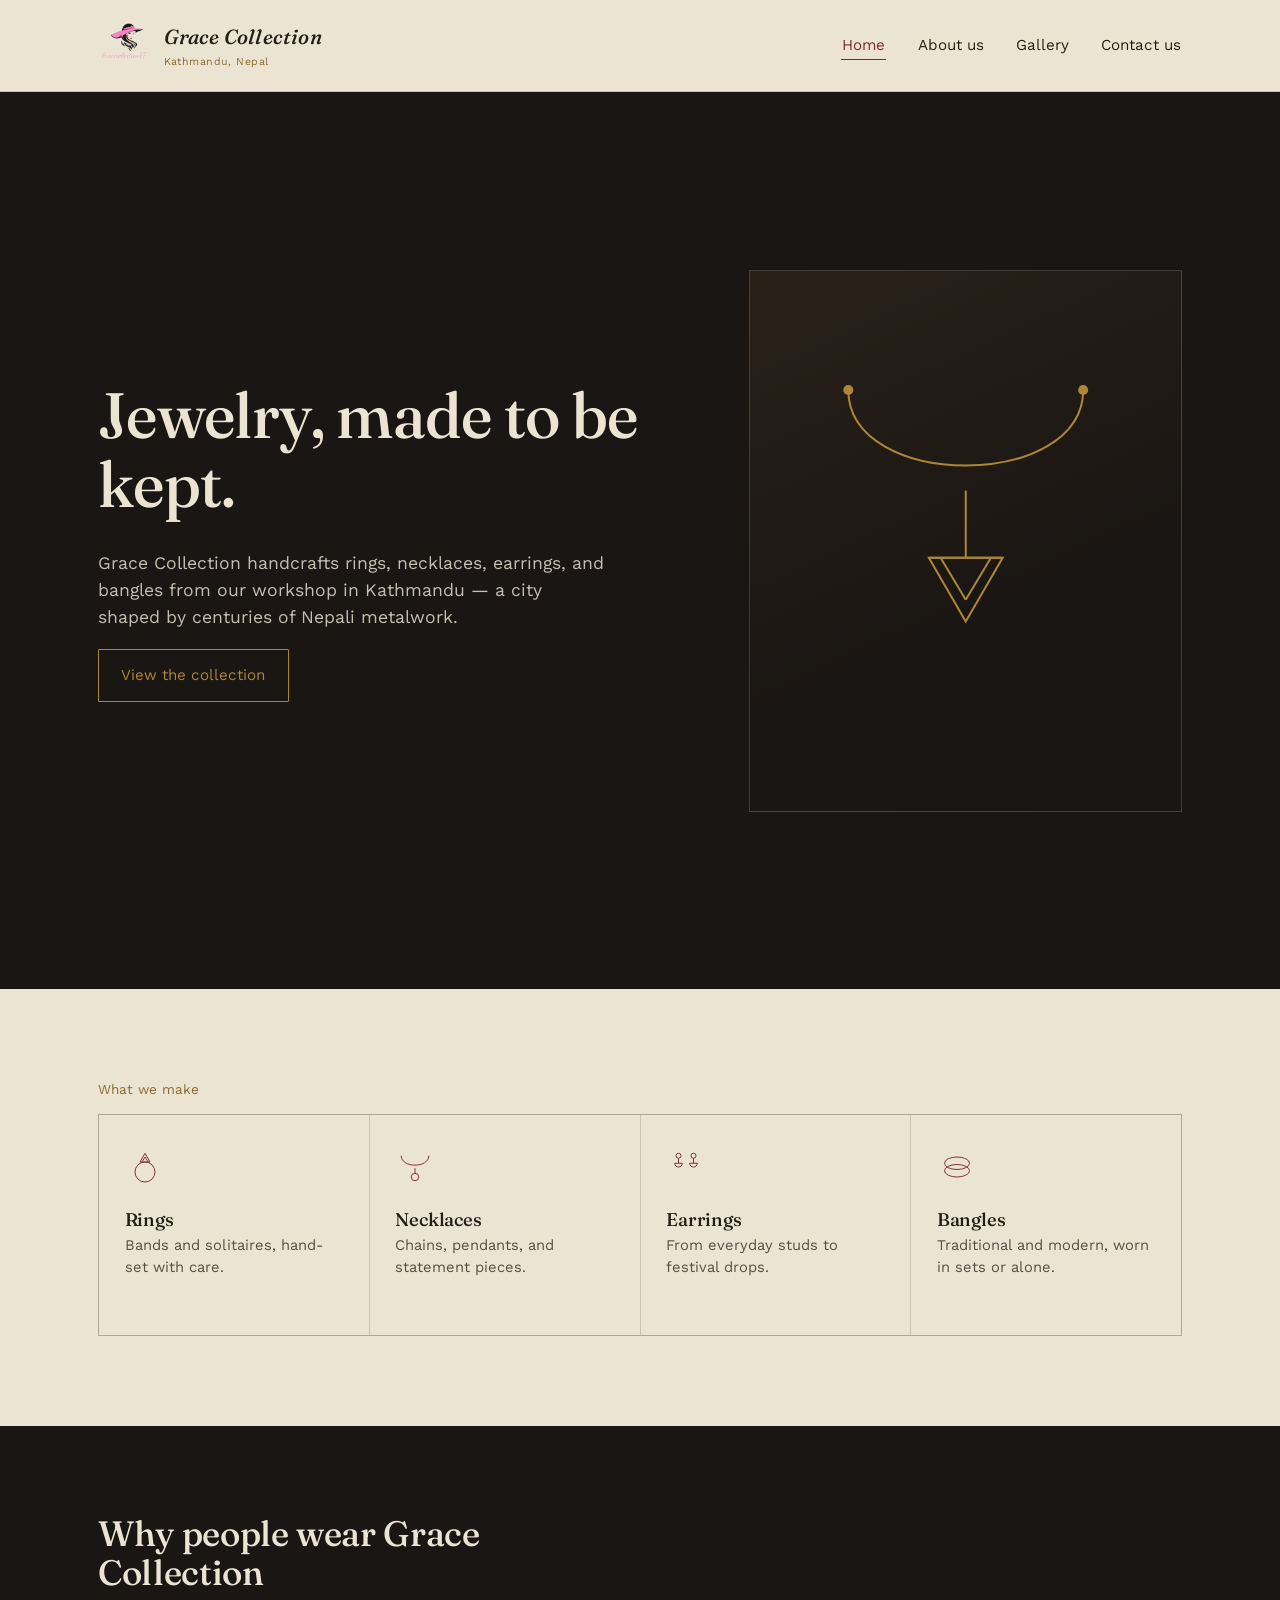
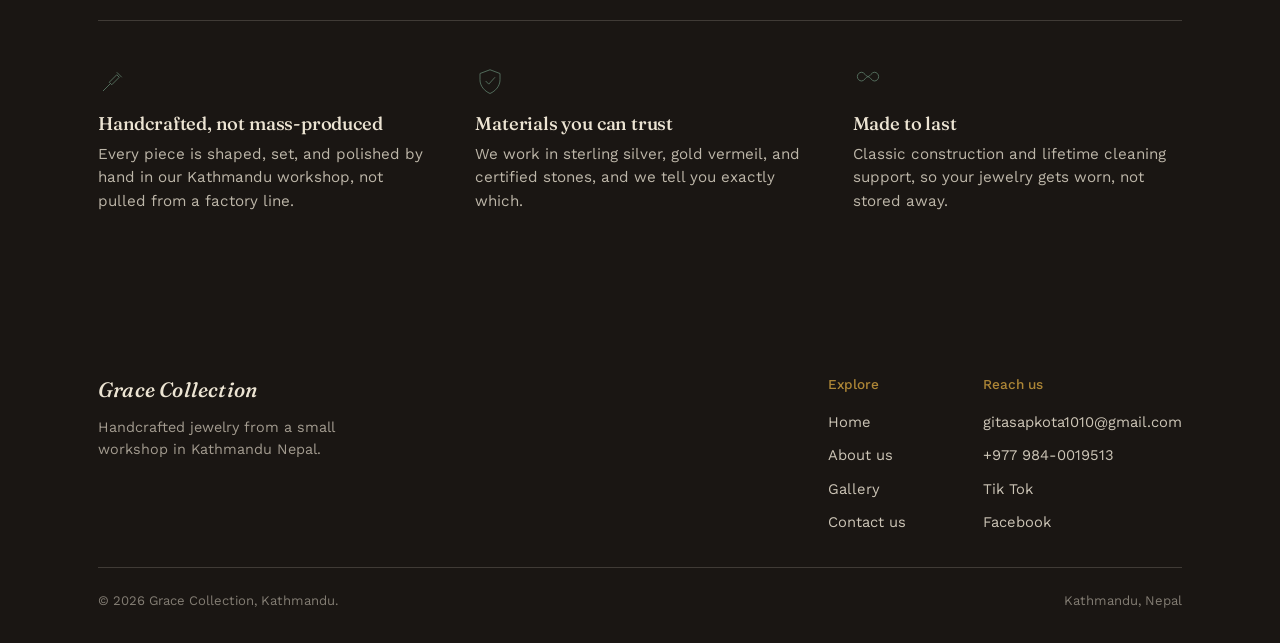
<file: src/index.html>
<!DOCTYPE html>
<html lang="en">
<head>
<meta charset="UTF-8">
<meta name="viewport" content="width=device-width, initial-scale=1.0">
<title>Grace Collection — Fine jewelry from Kathmandu Nepal</title>
<meta name="description" content="Grace Collection is a jewelry workshop in Kathmandu, Nepal, handcrafting rings, necklaces, earrings, bangles, and more!">
<link rel="preconnect" href="https://fonts.googleapis.com">
<link rel="preconnect" href="https://fonts.gstatic.com" crossorigin>
<link href="https://fonts.googleapis.com/css2?family=Fraunces:ital,opsz,wght@0,9..144,300;0,9..144,500;0,9..144,600;1,9..144,400;1,9..144,500&family=Work+Sans:wght@400;500;600&display=swap" rel="stylesheet">
<link rel="stylesheet" href="styles.css">
</head>
<body>

<header class="site-header">
  <div class="container">
    <a class="brand" href="index.html">
        <img class="brand-mark" src="images/Grace%20Collection%20Logo%20Transparent.png" alt="Grace Collection logo">
      <span>
        <span class="brand-name">Grace Collection</span>
        <span class="brand-place">Kathmandu, Nepal</span>
      </span>
    </a>
    <button class="nav-toggle" aria-label="Toggle menu" aria-expanded="false">
      <svg viewBox="0 0 24 24" fill="none" stroke="currentColor" stroke-width="1.6" stroke-linecap="round" aria-hidden="true">
        <line x1="3" y1="6" x2="21" y2="6"/><line x1="3" y1="12" x2="21" y2="12"/><line x1="3" y1="18" x2="21" y2="18"/>
      </svg>
    </button>
    <nav class="site-nav" aria-label="Primary">
      <ul>
        <li><a href="index.html" aria-current="page">Home</a></li>
        <li><a href="about.html">About us</a></li>
        <li><a href="gallery.html">Gallery</a></li>
        <li><a href="contact.html">Contact us</a></li>
      </ul>
    </nav>
  </div>
</header>

<main>

  <section class="on-ink">
    <div class="container hero">
      <div>
        <h1>Jewelry, made to be kept.</h1>
        <p class="lede">Grace Collection handcrafts rings, necklaces, earrings, and bangles from our workshop in Kathmandu — a city shaped by centuries of Nepali metalwork.</p>
        <a class="btn" href="gallery.html">View the collection</a>
      </div>
      <div class="hero-art" aria-hidden="true">
        <svg viewBox="0 0 200 240" fill="none" stroke="currentColor" stroke-width="1.2">
          <path d="M30 30 C30 90 170 90 170 30"/>
          <path d="M100 90 L100 130"/>
          <path d="M78 130 L100 168 L122 130 Z"/>
          <path d="M85 130 L100 155"/>
          <path d="M115 130 L100 155"/>
          <path d="M78 130 L122 130"/>
          <circle cx="30" cy="30" r="3" fill="currentColor" stroke="none"/>
          <circle cx="170" cy="30" r="3" fill="currentColor" stroke="none"/>
        </svg>
      </div>
    </div>
  </section>

  <section class="on-paper">
    <div class="container">
      <p class="eyebrow-plain">What we make</p>
      <div class="category-grid">
        <a class="category-card" href="gallery.html">
          <svg viewBox="0 0 64 64" fill="none" stroke="currentColor" stroke-width="1.5" aria-hidden="true">
            <circle cx="32" cy="40" r="16"/>
            <path d="M24 24 L32 10 L40 24 Z"/>
            <path d="M27 24 L32 16 L37 24"/>
          </svg>
          <div>
            <h3>Rings</h3>
            <p>Bands and solitaires, hand-set with care.</p>
          </div>
        </a>
        <a class="category-card" href="gallery.html">
          <svg viewBox="0 0 64 64" fill="none" stroke="currentColor" stroke-width="1.5" aria-hidden="true">
            <path d="M10 14 C10 34 54 34 54 14"/>
            <path d="M32 34 L32 42"/>
            <circle cx="32" cy="48" r="6"/>
          </svg>
          <div>
            <h3>Necklaces</h3>
            <p>Chains, pendants, and statement pieces.</p>
          </div>
        </a>
        <a class="category-card" href="gallery.html">
          <svg viewBox="0 0 64 64" fill="none" stroke="currentColor" stroke-width="1.5" aria-hidden="true">
            <circle cx="20" cy="14" r="4"/>
            <path d="M20 18 L20 26"/>
            <path d="M14 26 C14 34 26 34 26 26 Z"/>
            <circle cx="44" cy="14" r="4"/>
            <path d="M44 18 L44 26"/>
            <path d="M38 26 C38 34 50 34 50 26 Z"/>
          </svg>
          <div>
            <h3>Earrings</h3>
            <p>From everyday studs to festival drops.</p>
          </div>
        </a>
        <a class="category-card" href="gallery.html">
          <svg viewBox="0 0 64 64" fill="none" stroke="currentColor" stroke-width="1.5" aria-hidden="true">
            <ellipse cx="32" cy="26" rx="20" ry="10"/>
            <ellipse cx="32" cy="38" rx="20" ry="10"/>
          </svg>
          <div>
            <h3>Bangles</h3>
            <p>Traditional and modern, worn in sets or alone.</p>
          </div>
        </a>
      </div>
    </div>
  </section>

  <section class="on-ink">
    <div class="container">
      <h2 style="font-size:clamp(1.6rem,3vw,2.2rem); max-width:24ch;">Why people wear Grace Collection</h2>
      <hr class="rule" style="margin: 1.8rem 0 2.8rem;">
      <div class="statement-row">
        <div class="statement">
          <svg viewBox="0 0 48 48" fill="none" stroke="currentColor" stroke-width="1.5" aria-hidden="true">
            <path d="M8 40 L20 28"/><path d="M18 26 L30 14 L34 18 L22 30 Z"/><path d="M30 10 L38 18"/>
          </svg>
          <h3>Handcrafted, not mass-produced</h3>
          <p>Every piece is shaped, set, and polished by hand in our Kathmandu workshop, not pulled from a factory line.</p>
        </div>
        <div class="statement">
          <svg viewBox="0 0 48 48" fill="none" stroke="currentColor" stroke-width="1.5" aria-hidden="true">
            <path d="M24 6 L40 12 L40 22 C40 32 33 40 24 44 C15 40 8 32 8 22 L8 12 Z"/>
            <path d="M17 24 L22 29 L32 18"/>
          </svg>
          <h3>Materials you can trust</h3>
          <p>We work in sterling silver, gold vermeil, and certified stones, and we tell you exactly which.</p>
        </div>
        <div class="statement">
          <svg viewBox="0 0 48 48" fill="none" stroke="currentColor" stroke-width="1.5" aria-hidden="true">
            <path d="M14 24c-4 0-7-3-7-7s3-7 7-7 7 7 10 7 6-7 10-7 7 3 7 7-3 7-7 7-7-7-10-7-6 7-10 7z"/>
          </svg>
          <h3>Made to last</h3>
          <p>Classic construction and lifetime cleaning support, so your jewelry gets worn, not stored away.</p>
        </div>
      </div>
    </div>
  </section>

</main>

<footer class="site-footer">
  <div class="container">
    <div class="footer-top">
      <div class="footer-brand">
        <span class="brand-name" style="font-family:var(--serif); font-style:italic;">Grace Collection</span>
        <p>Handcrafted jewelry from a small workshop in Kathmandu Nepal.</p>
      </div>
      <div class="footer-links">
        <div>
          <h4>Explore</h4>
          <ul>
            <li><a href="index.html">Home</a></li>
            <li><a href="about.html">About us</a></li>
            <li><a href="gallery.html">Gallery</a></li>
            <li><a href="contact.html">Contact us</a></li>
          </ul>
        </div>
        <div>
          <h4>Reach us</h4>
          <ul>
            <li><a href="mailto:gitasapkota1010@gmail.com">gitasapkota1010@gmail.com</a></li>
            <li><a href="tel:+9779840019513">+977 984-0019513</a></li>
            <li><a href="https://www.tiktok.com/@gracecollection77" target="_blank" rel="noopener">Tik Tok</a></li>
            <li><a href="https://www.facebook.com/profile.php?id=61557589477241" target="_blank" rel="noopener">Facebook</a></li>
          </ul>
        </div>
      </div>
    </div>
    <div class="footer-bottom">
      <span>© 2026 Grace Collection, Kathmandu.</span>
      <span>Kathmandu, Nepal</span>
    </div>
  </div>
</footer>

<script src="script.js"></script>
</body>
</html>
</file>
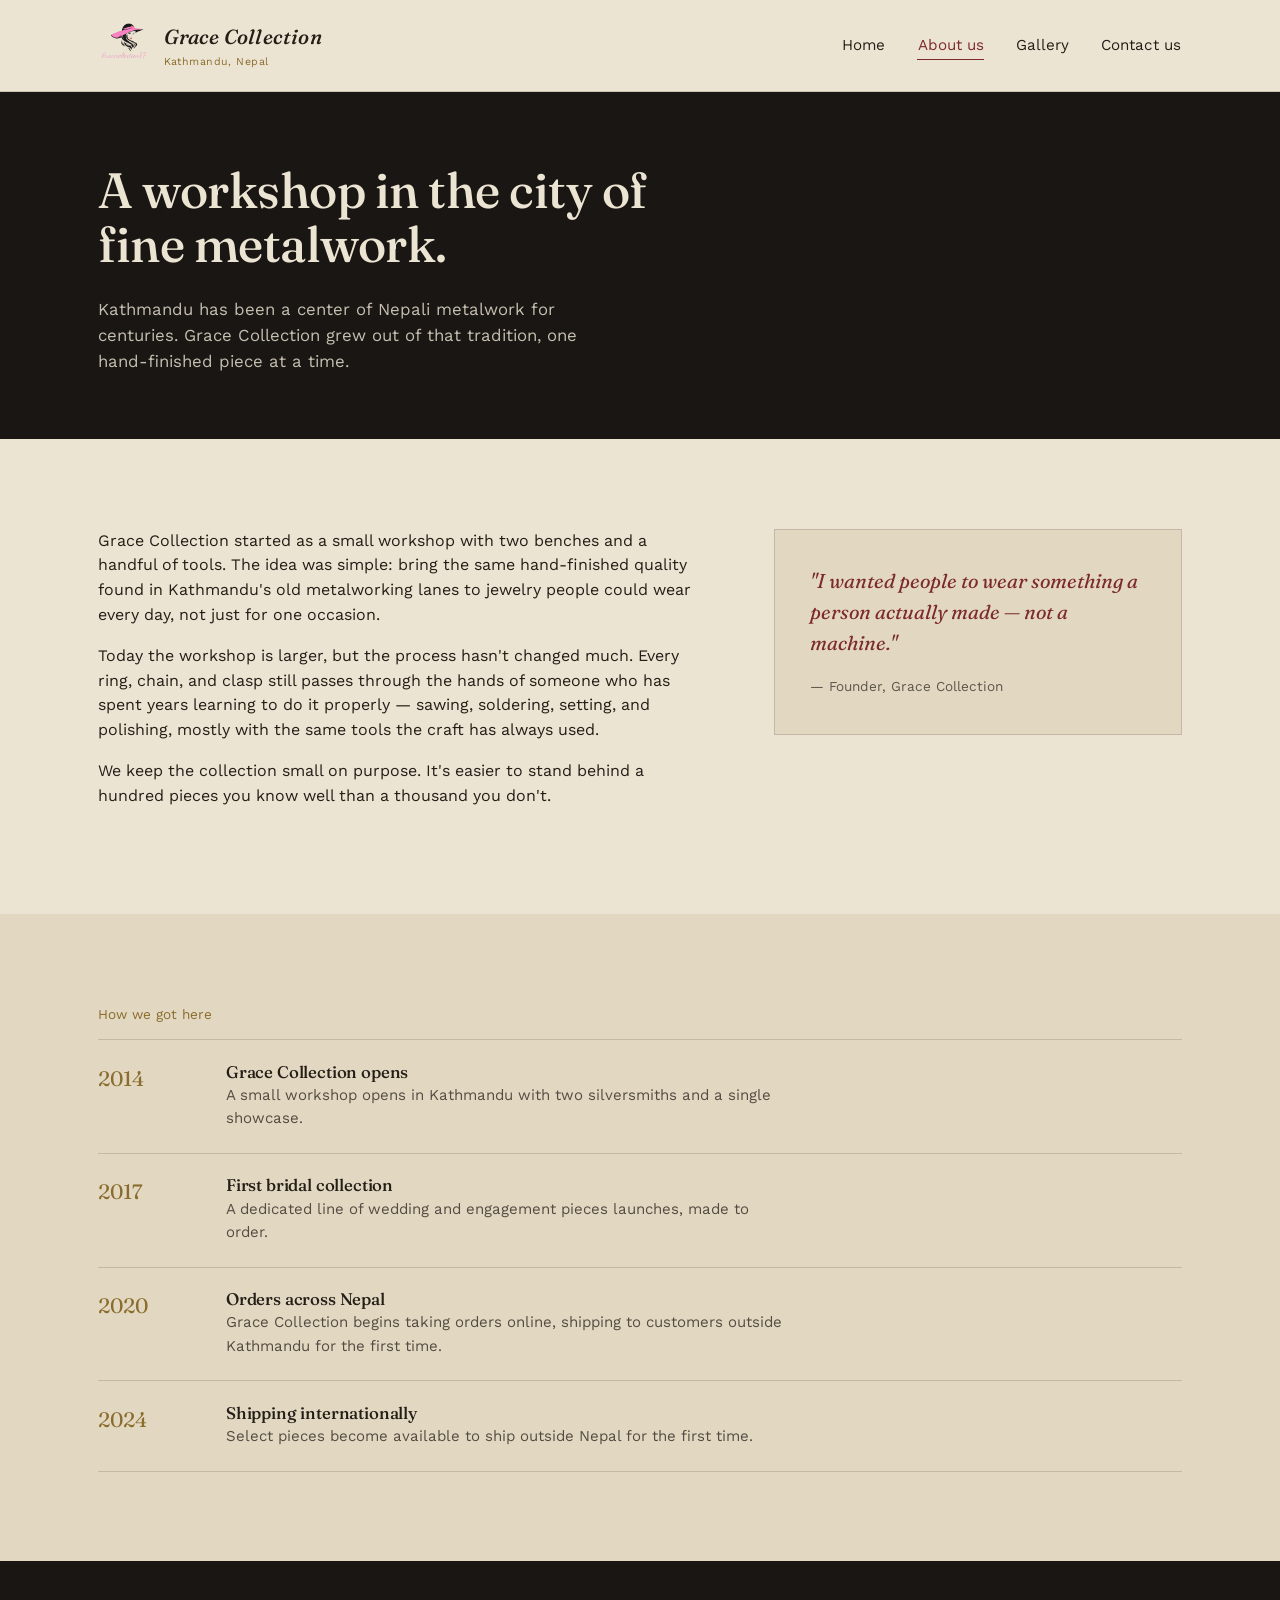
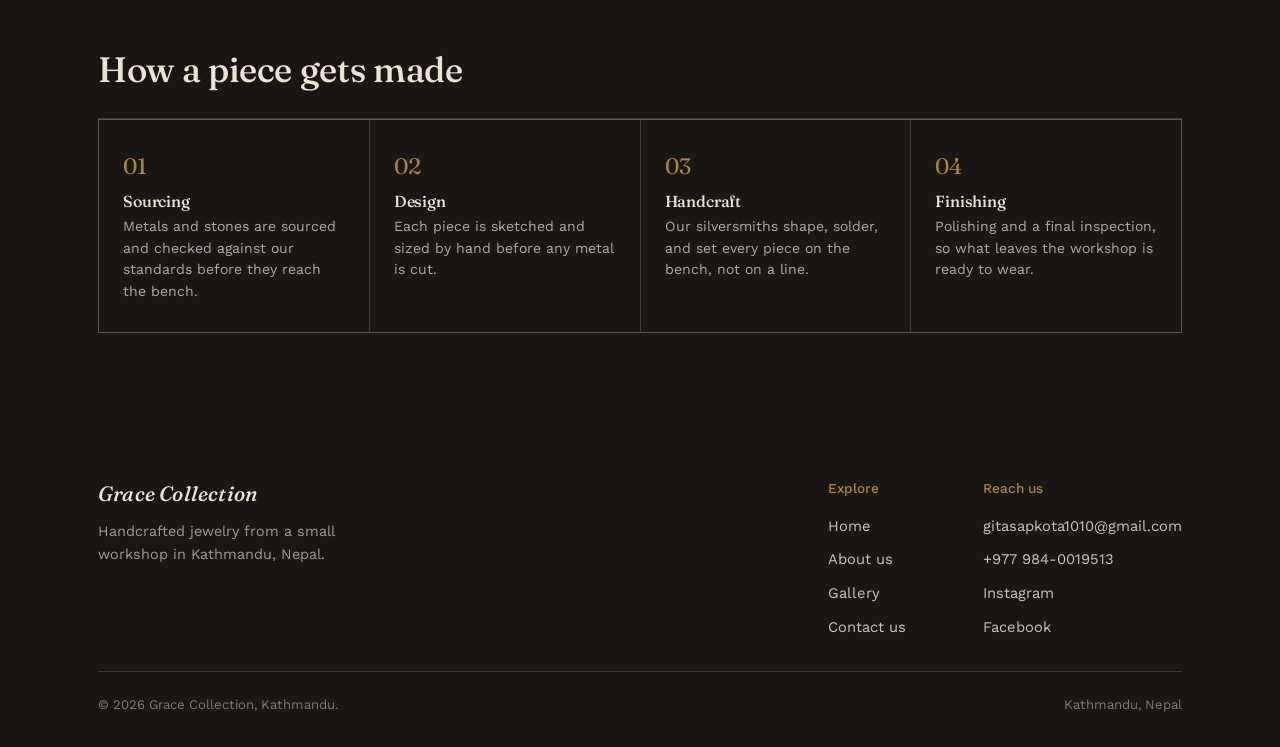
<file: src/about.html>
<!DOCTYPE html>
<html lang="en">
<head>
<meta charset="UTF-8">
<meta name="viewport" content="width=device-width, initial-scale=1.0">
<title>About us — Grace Collection</title>
<meta name="description" content="The story behind Grace Collection, a jewelry workshop in Kathmandu, Nepal.">
<link rel="preconnect" href="https://fonts.googleapis.com">
<link rel="preconnect" href="https://fonts.gstatic.com" crossorigin>
<link href="https://fonts.googleapis.com/css2?family=Fraunces:ital,opsz,wght@0,9..144,300;0,9..144,500;0,9..144,600;1,9..144,400;1,9..144,500&family=Work+Sans:wght@400;500;600&display=swap" rel="stylesheet">
<link rel="stylesheet" href="styles.css">
</head>
<body>

<header class="site-header">
  <div class="container">
    <a class="brand" href="index.html">
      <img class="brand-mark" src="images/Grace%20Collection%20Logo%20Transparent.png" alt="Grace Collection logo">
      <span>
        <span class="brand-name">Grace Collection</span>
        <span class="brand-place">Kathmandu, Nepal</span>
      </span>
    </a>
    <button class="nav-toggle" aria-label="Toggle menu" aria-expanded="false">
      <svg viewBox="0 0 24 24" fill="none" stroke="currentColor" stroke-width="1.6" stroke-linecap="round" aria-hidden="true">
        <line x1="3" y1="6" x2="21" y2="6"/><line x1="3" y1="12" x2="21" y2="12"/><line x1="3" y1="18" x2="21" y2="18"/>
      </svg>
    </button>
    <nav class="site-nav" aria-label="Primary">
      <ul>
        <li><a href="index.html">Home</a></li>
        <li><a href="about.html" aria-current="page">About us</a></li>
        <li><a href="gallery.html">Gallery</a></li>
        <li><a href="contact.html">Contact us</a></li>
      </ul>
    </nav>
  </div>
</header>

<main>

  <section class="on-ink page-intro">
    <div class="container">
      <h1>A workshop in the city of fine metalwork.</h1>
      <p class="lede">Kathmandu has been a center of Nepali metalwork for centuries. Grace Collection grew out of that tradition, one hand-finished piece at a time.</p>
    </div>
  </section>

  <section class="on-paper">
    <div class="container two-col">
      <div>
        <p>Grace Collection started as a small workshop with two benches and a handful of tools. The idea was simple: bring the same hand-finished quality found in Kathmandu's old metalworking lanes to jewelry people could wear every day, not just for one occasion.</p>
        <p>Today the workshop is larger, but the process hasn't changed much. Every ring, chain, and clasp still passes through the hands of someone who has spent years learning to do it properly — sawing, soldering, setting, and polishing, mostly with the same tools the craft has always used.</p>
        <p>We keep the collection small on purpose. It's easier to stand behind a hundred pieces you know well than a thousand you don't.</p>
      </div>
      <div class="pull-panel">
        <blockquote>"I wanted people to wear something a person actually made — not a machine."</blockquote>
        <cite>— Founder, Grace Collection</cite>
      </div>
    </div>
  </section>

  <section class="on-paper-soft">
    <div class="container">
      <p class="eyebrow-plain">How we got here</p>
      <ul class="timeline">
        <li>
          <span class="year">2014</span>
          <div>
            <h3>Grace Collection opens</h3>
            <p>A small workshop opens in Kathmandu with two silversmiths and a single showcase.</p>
          </div>
        </li>
        <li>
          <span class="year">2017</span>
          <div>
            <h3>First bridal collection</h3>
            <p>A dedicated line of wedding and engagement pieces launches, made to order.</p>
          </div>
        </li>
        <li>
          <span class="year">2020</span>
          <div>
            <h3>Orders across Nepal</h3>
            <p>Grace Collection begins taking orders online, shipping to customers outside Kathmandu for the first time.</p>
          </div>
        </li>
        <li>
          <span class="year">2024</span>
          <div>
            <h3>Shipping internationally</h3>
            <p>Select pieces become available to ship outside Nepal for the first time.</p>
          </div>
        </li>
      </ul>
    </div>
  </section>

  <section class="on-ink">
    <div class="container">
      <h2 style="font-size:clamp(1.6rem,3vw,2.2rem); max-width:22ch;">How a piece gets made</h2>
      <hr class="rule" style="margin: 1.8rem 0 0;">
      <div class="process-steps">
        <div class="process-step">
          <span class="step-year">01</span>
          <h3>Sourcing</h3>
          <p>Metals and stones are sourced and checked against our standards before they reach the bench.</p>
        </div>
        <div class="process-step">
          <span class="step-year">02</span>
          <h3>Design</h3>
          <p>Each piece is sketched and sized by hand before any metal is cut.</p>
        </div>
        <div class="process-step">
          <span class="step-year">03</span>
          <h3>Handcraft</h3>
          <p>Our silversmiths shape, solder, and set every piece on the bench, not on a line.</p>
        </div>
        <div class="process-step">
          <span class="step-year">04</span>
          <h3>Finishing</h3>
          <p>Polishing and a final inspection, so what leaves the workshop is ready to wear.</p>
        </div>
      </div>
    </div>
  </section>

</main>

<footer class="site-footer">
  <div class="container">
    <div class="footer-top">
      <div class="footer-brand">
        <span class="brand-name" style="font-family:var(--serif); font-style:italic;">Grace Collection</span>
        <p>Handcrafted jewelry from a small workshop in Kathmandu, Nepal.</p>
      </div>
      <div class="footer-links">
        <div>
          <h4>Explore</h4>
          <ul>
            <li><a href="index.html">Home</a></li>
            <li><a href="about.html">About us</a></li>
            <li><a href="gallery.html">Gallery</a></li>
            <li><a href="contact.html">Contact us</a></li>
          </ul>
        </div>
        <div>
          <h4>Reach us</h4>
          <ul>
            <li><a href="mailto:gitasapkota1010@gmail.com">gitasapkota1010@gmail.com</a></li>
            <li><a href="tel:+9779840019513">+977 984-0019513</a></li>
            <li><a href="https://instagram.com" target="_blank" rel="noopener">Instagram</a></li>
            <li><a href="https://facebook.com" target="_blank" rel="noopener">Facebook</a></li>
          </ul>
        </div>
      </div>
    </div>
    <div class="footer-bottom">
      <span>© 2026 Grace Collection, Kathmandu.</span>
      <span>Kathmandu, Nepal</span>
    </div>
  </div>
</footer>

<script src="script.js"></script>
</body>
</html>
</file>
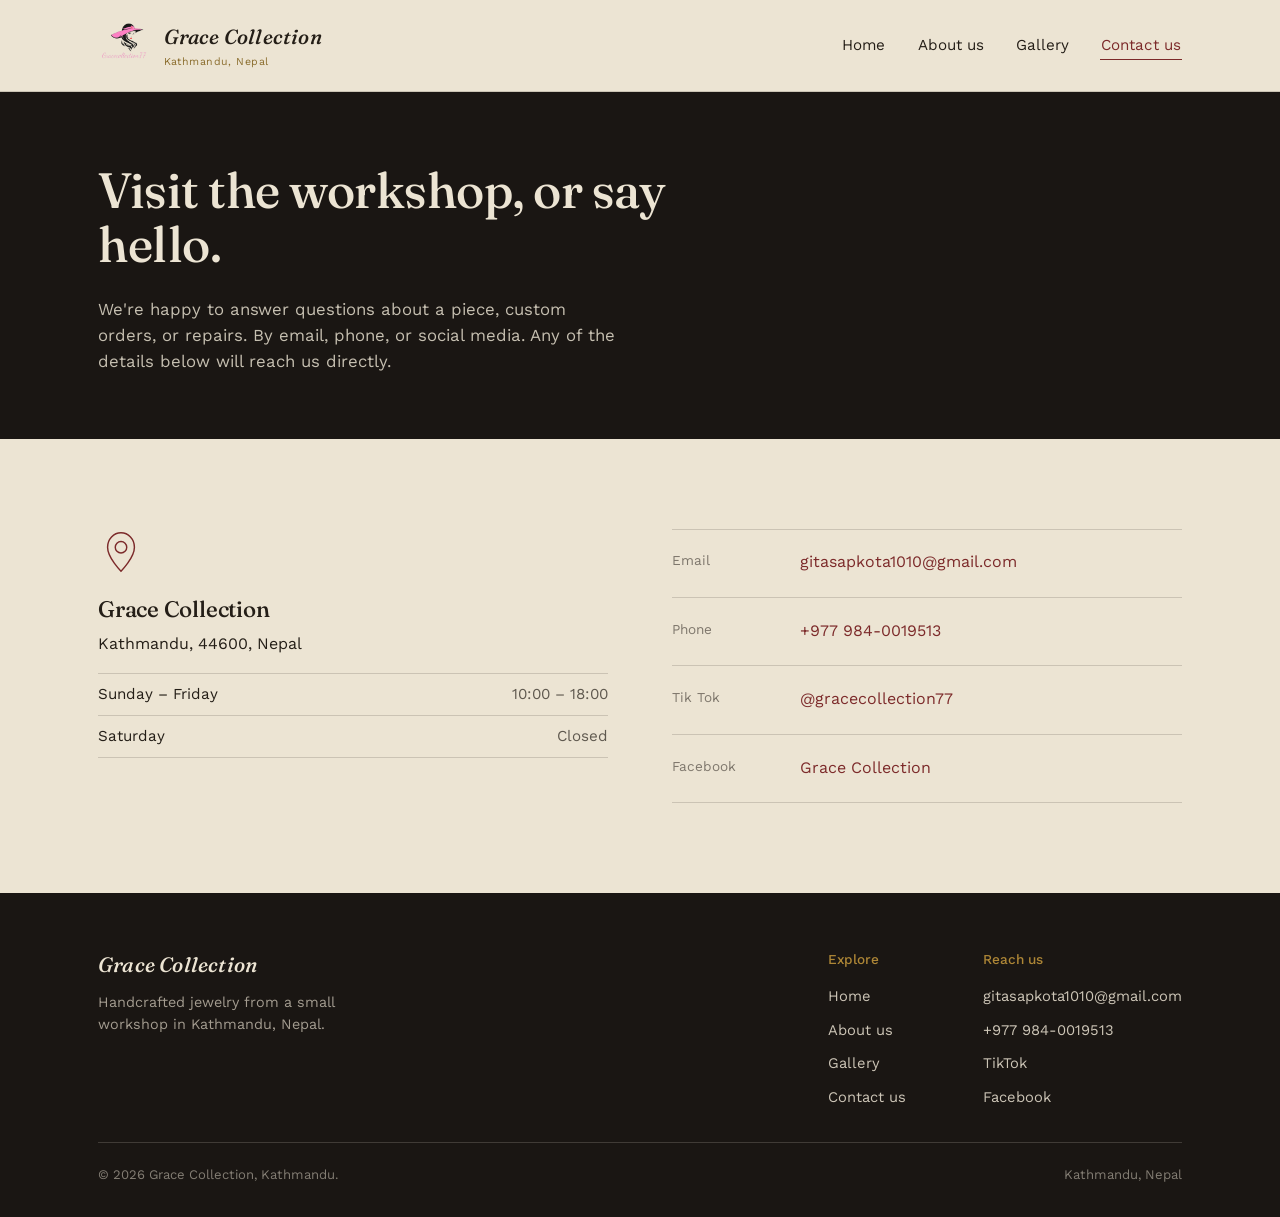
<file: src/contact.html>
<!DOCTYPE html>
<html lang="en">
<head>
<meta charset="UTF-8">
<meta name="viewport" content="width=device-width, initial-scale=1.0">
<title>Contact us — Grace Collection</title>
<meta name="description" content="Reach Grace Collection by email, phone, or social media, or visit the workshop in Lalitpur, Nepal.">
<link rel="preconnect" href="https://fonts.googleapis.com">
<link rel="preconnect" href="https://fonts.gstatic.com" crossorigin>
<link href="https://fonts.googleapis.com/css2?family=Fraunces:ital,opsz,wght@0,9..144,300;0,9..144,500;0,9..144,600;1,9..144,400;1,9..144,500&family=Work+Sans:wght@400;500;600&display=swap" rel="stylesheet">
<link rel="stylesheet" href="styles.css">
</head>
<body>

<header class="site-header">
  <div class="container">
    <a class="brand" href="index.html">
      <img class="brand-mark" src="images/Grace%20Collection%20Logo%20Transparent.png" alt="Grace Collection logo">
      <span>
        <span class="brand-name">Grace Collection</span>
        <span class="brand-place">Kathmandu, Nepal</span>
      </span>
    </a>
    <button class="nav-toggle" aria-label="Toggle menu" aria-expanded="false">
      <svg viewBox="0 0 24 24" fill="none" stroke="currentColor" stroke-width="1.6" stroke-linecap="round" aria-hidden="true">
        <line x1="3" y1="6" x2="21" y2="6"/><line x1="3" y1="12" x2="21" y2="12"/><line x1="3" y1="18" x2="21" y2="18"/>
      </svg>
    </button>
    <nav class="site-nav" aria-label="Primary">
      <ul>
        <li><a href="index.html">Home</a></li>
        <li><a href="about.html">About us</a></li>
        <li><a href="gallery.html">Gallery</a></li>
        <li><a href="contact.html" aria-current="page">Contact us</a></li>
      </ul>
    </nav>
  </div>
</header>

<main>

  <section class="on-ink page-intro">
    <div class="container">
      <h1>Visit the workshop, or say hello.</h1>
      <p class="lede">We're happy to answer questions about a piece, custom orders, or repairs. By email, phone, or social media. Any of the details below will reach us directly.</p>
    </div>
  </section>

  <section class="on-paper">
    <div class="container contact-grid">

      <div>
        <svg class="map-mark" viewBox="0 0 48 48" fill="none" stroke="currentColor" stroke-width="1.5" aria-hidden="true">
          <path d="M24 44 C24 44 38 30 38 19 C38 10.7 31.7 4 24 4 C16.3 4 10 10.7 10 19 C10 30 24 44 24 44 Z"/>
          <circle cx="24" cy="19" r="6"/>
        </svg>
        <h2 style="font-size:1.4rem;">Grace Collection</h2>
        <p>Kathmandu, 44600, Nepal</p>

        <table class="hours-table">
          <tbody>
            <tr><td>Sunday – Friday</td><td>10:00 – 18:00</td></tr>
            <tr><td>Saturday</td><td>Closed</td></tr>
          </tbody>
        </table>
      </div>

      <div>
        <ul class="contact-list">
          <li>
            <span class="label">Email</span>
            <a href="mailto:gitasapkota1010@gmail.com">gitasapkota1010@gmail.com</a>
          </li>
          <li>
            <span class="label">Phone</span>
            <a href="tel:+9779840019513">+977 984-0019513</a>
          </li>
          <li>
            <span class="label">Tik Tok</span>
            <a href="https://www.tiktok.com/@gracecollection77" target="_blank" rel="noopener">@gracecollection77</a>
          </li>
          <li>
            <span class="label">Facebook</span>
            <a href="https://www.facebook.com/profile.php?id=61557589477241" target="_blank" rel="noopener">Grace Collection</a>
          </li>
        </ul>
      </div>

    </div>
  </section>

</main>

<footer class="site-footer">
  <div class="container">
    <div class="footer-top">
      <div class="footer-brand">
        <span class="brand-name" style="font-family:var(--serif); font-style:italic;">Grace Collection</span>
        <p>Handcrafted jewelry from a small workshop in Kathmandu, Nepal.</p>
      </div>
      <div class="footer-links">
        <div>
          <h4>Explore</h4>
          <ul>
            <li><a href="index.html">Home</a></li>
            <li><a href="about.html">About us</a></li>
            <li><a href="gallery.html">Gallery</a></li>
            <li><a href="contact.html">Contact us</a></li>
          </ul>
        </div>
        <div>
          <h4>Reach us</h4>
          <ul>
            <li><a href="mailto:gitasapkota1010@gmail.com">gitasapkota1010@gmail.com</a></li>
            <li><a href="tel:+9779840019513">+977 984-0019513</a></li>
            <li><a href="https://www.tiktok.com/@gracecollection77" target="_blank" rel="noopener">TikTok</a></li>
            <li><a href="https://www.facebook.com/profile.php?id=61557589477241" target="_blank" rel="noopener">Facebook</a></li>
          </ul>
        </div>
      </div>
    </div>
    <div class="footer-bottom">
      <span>© 2026 Grace Collection, Kathmandu.</span>
      <span>Kathmandu, Nepal</span>
    </div>
  </div>
</footer>

<script src="script.js"></script>
</body>
</html>
</file>
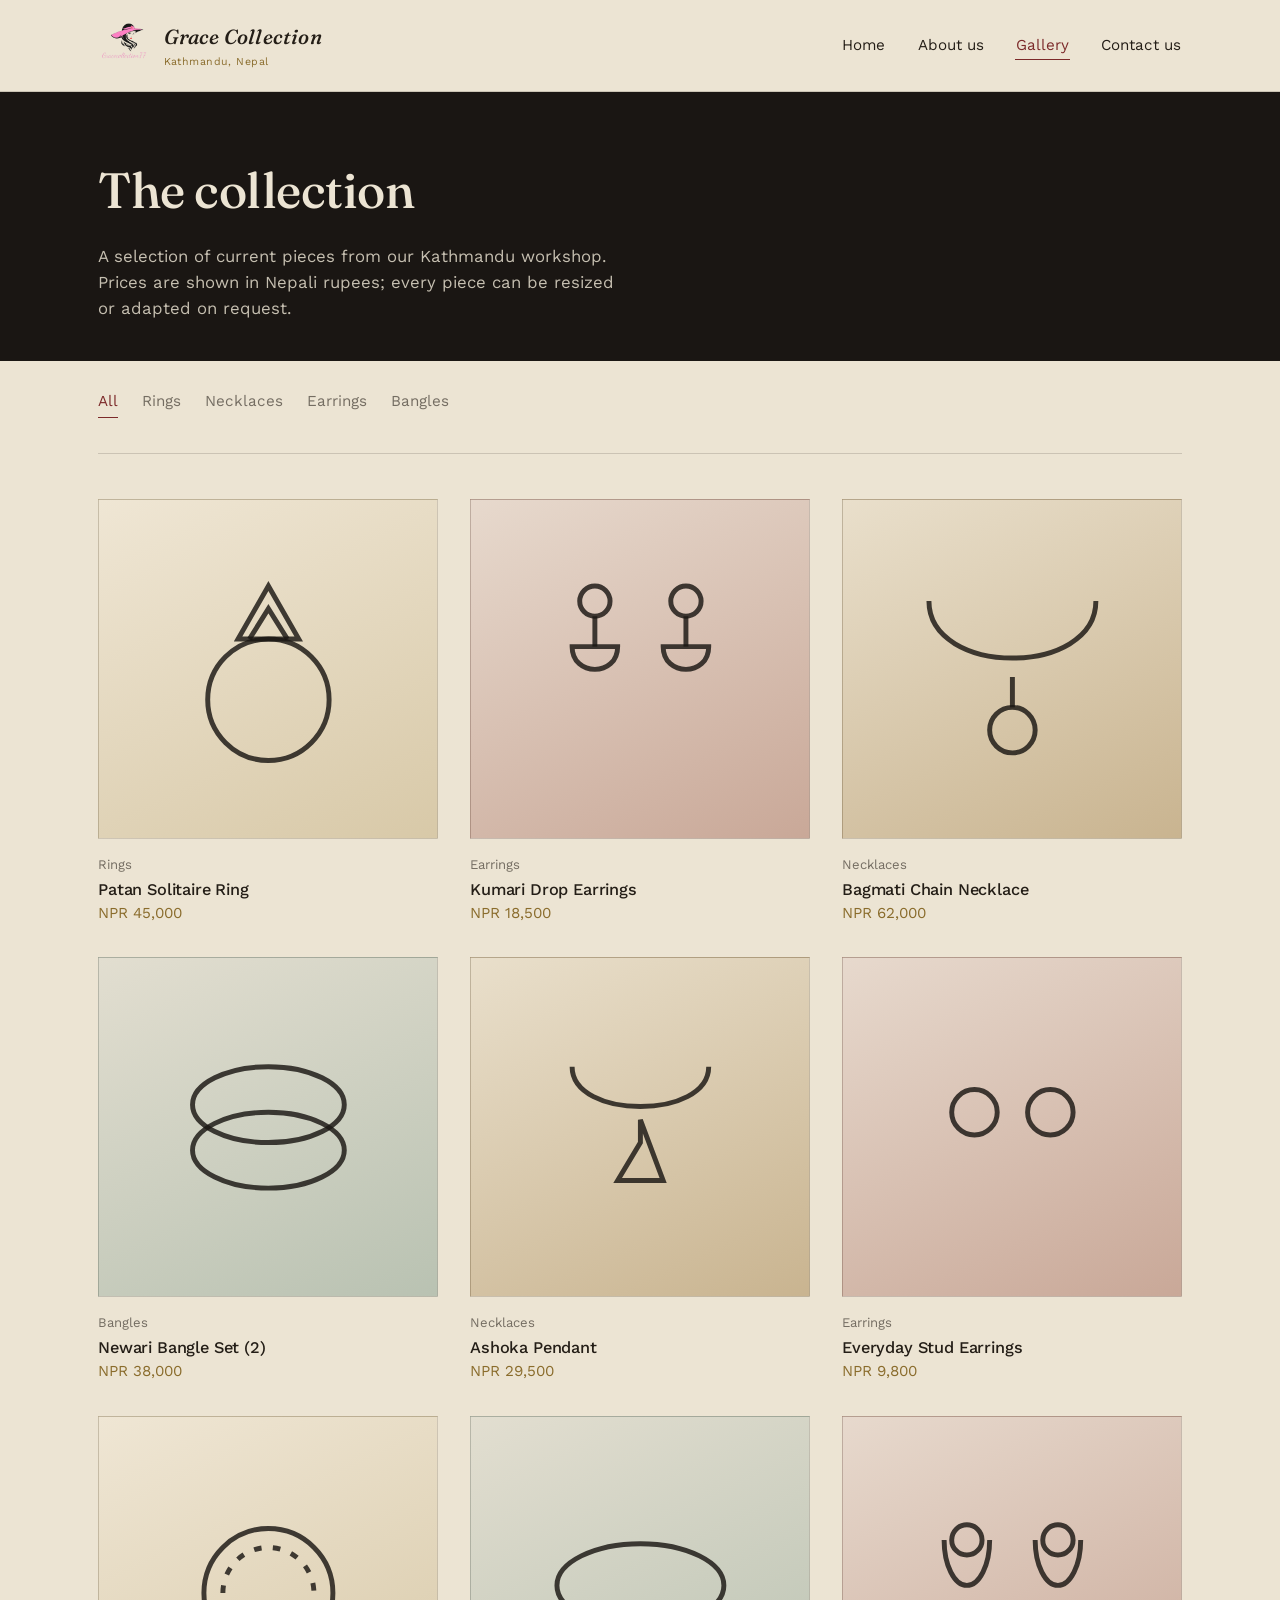
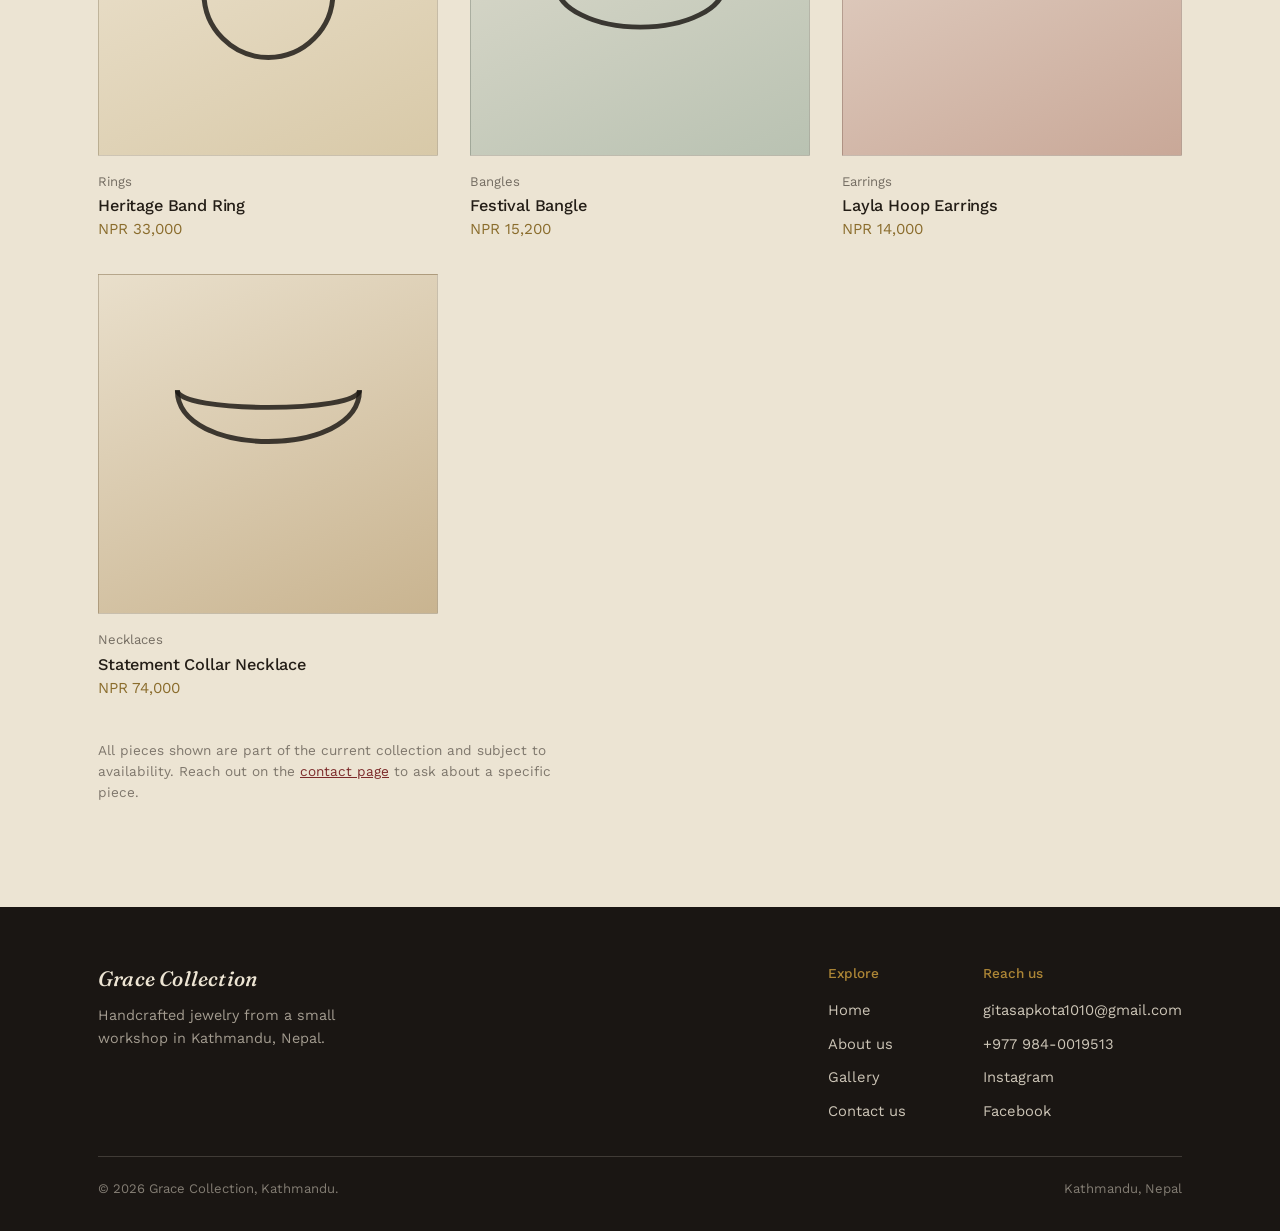
<file: src/gallery.html>
<!DOCTYPE html>
<html lang="en">
<head>
<meta charset="UTF-8">
<meta name="viewport" content="width=device-width, initial-scale=1.0">
<title>Gallery — Grace Collection</title>
<meta name="description" content="Browse rings, necklaces, earrings, and bangles from Grace Collection, Kathmandu.">
<link rel="preconnect" href="https://fonts.googleapis.com">
<link rel="preconnect" href="https://fonts.gstatic.com" crossorigin>
<link href="https://fonts.googleapis.com/css2?family=Fraunces:ital,opsz,wght@0,9..144,300;0,9..144,500;0,9..144,600;1,9..144,400;1,9..144,500&family=Work+Sans:wght@400;500;600&display=swap" rel="stylesheet">
<link rel="stylesheet" href="styles.css">
</head>
<body>

<header class="site-header">
  <div class="container">
    <a class="brand" href="index.html">
      <img class="brand-mark" src="images/Grace%20Collection%20Logo%20Transparent.png" alt="Grace Collection logo">
      <span>
        <span class="brand-name">Grace Collection</span>
        <span class="brand-place">Kathmandu, Nepal</span>
      </span>
    </a>
    <button class="nav-toggle" aria-label="Toggle menu" aria-expanded="false">
      <svg viewBox="0 0 24 24" fill="none" stroke="currentColor" stroke-width="1.6" stroke-linecap="round" aria-hidden="true">
        <line x1="3" y1="6" x2="21" y2="6"/><line x1="3" y1="12" x2="21" y2="12"/><line x1="3" y1="18" x2="21" y2="18"/>
      </svg>
    </button>
    <nav class="site-nav" aria-label="Primary">
      <ul>
        <li><a href="index.html">Home</a></li>
        <li><a href="about.html">About us</a></li>
        <li><a href="gallery.html" aria-current="page">Gallery</a></li>
        <li><a href="contact.html">Contact us</a></li>
      </ul>
    </nav>
  </div>
</header>

<main>

  <section class="on-ink page-intro" style="padding-bottom: 1.5rem;">
    <div class="container">
      <h1>The collection</h1>
      <p class="lede">A selection of current pieces from our Kathmandu workshop. Prices are shown in Nepali rupees; every piece can be resized or adapted on request.</p>
    </div>
  </section>

  <section class="on-paper" style="padding-top: 0;">
    <div class="container">

      <div class="filter-bar" role="group" aria-label="Filter by category">
        <button class="filter-btn is-active" data-filter="all" aria-pressed="true">All</button>
        <button class="filter-btn" data-filter="rings" aria-pressed="false">Rings</button>
        <button class="filter-btn" data-filter="necklaces" aria-pressed="false">Necklaces</button>
        <button class="filter-btn" data-filter="earrings" aria-pressed="false">Earrings</button>
        <button class="filter-btn" data-filter="bangles" aria-pressed="false">Bangles</button>
      </div>

      <div class="gallery-grid">

        <a class="piece" href="contact.html" data-cat="rings">
          <div class="piece-art">
            <svg viewBox="0 0 64 64" fill="none" stroke="currentColor" stroke-width="1.3" aria-hidden="true">
              <circle cx="32" cy="40" r="16"/><path d="M24 24 L32 10 L40 24 Z"/><path d="M27 24 L32 16 L37 24"/>
            </svg>
          </div>
          <p class="piece-cat">Rings</p>
          <h3>Patan Solitaire Ring</h3>
          <p class="piece-price">NPR 45,000</p>
        </a>

        <a class="piece" href="contact.html" data-cat="earrings">
          <div class="piece-art">
            <svg viewBox="0 0 64 64" fill="none" stroke="currentColor" stroke-width="1.3" aria-hidden="true">
              <circle cx="20" cy="14" r="4"/><path d="M20 18 L20 26"/><path d="M14 26 C14 34 26 34 26 26 Z"/>
              <circle cx="44" cy="14" r="4"/><path d="M44 18 L44 26"/><path d="M38 26 C38 34 50 34 50 26 Z"/>
            </svg>
          </div>
          <p class="piece-cat">Earrings</p>
          <h3>Kumari Drop Earrings</h3>
          <p class="piece-price">NPR 18,500</p>
        </a>

        <a class="piece" href="contact.html" data-cat="necklaces">
          <div class="piece-art">
            <svg viewBox="0 0 64 64" fill="none" stroke="currentColor" stroke-width="1.3" aria-hidden="true">
              <path d="M10 14 C10 34 54 34 54 14"/><path d="M32 34 L32 42"/><circle cx="32" cy="48" r="6"/>
            </svg>
          </div>
          <p class="piece-cat">Necklaces</p>
          <h3>Bagmati Chain Necklace</h3>
          <p class="piece-price">NPR 62,000</p>
        </a>

        <a class="piece" href="contact.html" data-cat="bangles">
          <div class="piece-art">
            <svg viewBox="0 0 64 64" fill="none" stroke="currentColor" stroke-width="1.3" aria-hidden="true">
              <ellipse cx="32" cy="26" rx="20" ry="10"/><ellipse cx="32" cy="38" rx="20" ry="10"/>
            </svg>
          </div>
          <p class="piece-cat">Bangles</p>
          <h3>Newari Bangle Set (2)</h3>
          <p class="piece-price">NPR 38,000</p>
        </a>

        <a class="piece" href="contact.html" data-cat="necklaces">
          <div class="piece-art">
            <svg viewBox="0 0 64 64" fill="none" stroke="currentColor" stroke-width="1.3" aria-hidden="true">
              <path d="M14 16 C14 30 50 30 50 16"/><path d="M32 30 L32 36 L26 46 L38 46 Z"/>
            </svg>
          </div>
          <p class="piece-cat">Necklaces</p>
          <h3>Ashoka Pendant</h3>
          <p class="piece-price">NPR 29,500</p>
        </a>

        <a class="piece" href="contact.html" data-cat="earrings">
          <div class="piece-art">
            <svg viewBox="0 0 64 64" fill="none" stroke="currentColor" stroke-width="1.3" aria-hidden="true">
              <circle cx="22" cy="28" r="6"/><circle cx="42" cy="28" r="6"/>
            </svg>
          </div>
          <p class="piece-cat">Earrings</p>
          <h3>Everyday Stud Earrings</h3>
          <p class="piece-price">NPR 9,800</p>
        </a>

        <a class="piece" href="contact.html" data-cat="rings">
          <div class="piece-art">
            <svg viewBox="0 0 64 64" fill="none" stroke="currentColor" stroke-width="1.3" aria-hidden="true">
              <circle cx="32" cy="34" r="17"/><path d="M20 34 a12 12 0 0 1 24 0" stroke-dasharray="2 3"/>
            </svg>
          </div>
          <p class="piece-cat">Rings</p>
          <h3>Heritage Band Ring</h3>
          <p class="piece-price">NPR 33,000</p>
        </a>

        <a class="piece" href="contact.html" data-cat="bangles">
          <div class="piece-art">
            <svg viewBox="0 0 64 64" fill="none" stroke="currentColor" stroke-width="1.3" aria-hidden="true">
              <ellipse cx="32" cy="32" rx="22" ry="11"/>
            </svg>
          </div>
          <p class="piece-cat">Bangles</p>
          <h3>Festival Bangle</h3>
          <p class="piece-price">NPR 15,200</p>
        </a>

        <a class="piece" href="contact.html" data-cat="earrings">
          <div class="piece-art">
            <svg viewBox="0 0 64 64" fill="none" stroke="currentColor" stroke-width="1.3" aria-hidden="true">
              <circle cx="20" cy="20" r="4"/><path d="M14 20 a6 12 0 1 0 12 0" />
              <circle cx="44" cy="20" r="4"/><path d="M38 20 a6 12 0 1 0 12 0" />
            </svg>
          </div>
          <p class="piece-cat">Earrings</p>
          <h3>Layla Hoop Earrings</h3>
          <p class="piece-price">NPR 14,000</p>
        </a>

        <a class="piece" href="contact.html" data-cat="necklaces">
          <div class="piece-art">
            <svg viewBox="0 0 64 64" fill="none" stroke="currentColor" stroke-width="1.3" aria-hidden="true">
              <path d="M8 18 C8 36 56 36 56 18"/><path d="M8 18 C8 24 56 24 56 18"/>
            </svg>
          </div>
          <p class="piece-cat">Necklaces</p>
          <h3>Statement Collar Necklace</h3>
          <p class="piece-price">NPR 74,000</p>
        </a>

      </div>

      <p class="gallery-note">All pieces shown are part of the current collection and subject to availability. Reach out on the <a href="contact.html" style="color:var(--garnet);">contact page</a> to ask about a specific piece.</p>

    </div>
  </section>

</main>

<footer class="site-footer">
  <div class="container">
    <div class="footer-top">
      <div class="footer-brand">
        <span class="brand-name" style="font-family:var(--serif); font-style:italic;">Grace Collection</span>
        <p>Handcrafted jewelry from a small workshop in Kathmandu, Nepal.</p>
      </div>
      <div class="footer-links">
        <div>
          <h4>Explore</h4>
          <ul>
            <li><a href="index.html">Home</a></li>
            <li><a href="about.html">About us</a></li>
            <li><a href="gallery.html">Gallery</a></li>
            <li><a href="contact.html">Contact us</a></li>
          </ul>
        </div>
        <div>
          <h4>Reach us</h4>
          <ul>
            <li><a href="mailto:gitasapkota1010@gmail.com">gitasapkota1010@gmail.com</a></li>
            <li><a href="tel:+9779840019513">+977 984-0019513</a></li>
            <li><a href="https://instagram.com" target="_blank" rel="noopener">Instagram</a></li>
            <li><a href="https://facebook.com" target="_blank" rel="noopener">Facebook</a></li>
          </ul>
        </div>
      </div>
    </div>
    <div class="footer-bottom">
      <span>© 2026 Grace Collection, Kathmandu.</span>
      <span>Kathmandu, Nepal</span>
    </div>
  </div>
</footer>

<script src="script.js"></script>
</body>
</html>
</file>
<file: src/styles.css>
/* ==========================================================================
   Grace Collection — design tokens
   Palette drawn from Lalitpur (Patan)'s metalwork tradition:
   oxidised bronze, aged brass, garnet stone, copper-patina green.
   ========================================================================== */

:root{
  --ink:        #1a1613;   /* oxidised bronze — primary dark background */
  --ink-soft:   #241f1a;   /* slightly lighter panel on ink */
  --paper:      #ece4d3;   /* warm stone / parchment — light background */
  --paper-soft: #e2d8c2;   /* panel tone on paper */
  --brass:      #ad8636;   /* aged brass — primary accent */
  --brass-dim:  #8a6c2c;   /* brass, lower contrast, for text on paper */
  --garnet:     #7c2a2a;   /* garnet stone — secondary accent */
  --patina:     #56705f;   /* copper patina — tertiary accent */
  --ink-text:   #241e17;   /* body text on paper */
  --paper-text: #ece4d3;   /* body text on ink */
  --line-on-ink:   rgba(236,228,211,0.18);
  --line-on-paper: rgba(36,30,23,0.16);

  --serif: "Fraunces", "Iowan Old Style", "Palatino Linotype", serif;
  --sans:  "Work Sans", "Helvetica Neue", Arial, sans-serif;

  --maxw: 1180px;
  --gutter: clamp(1.25rem, 4vw, 3rem);
}

*, *::before, *::after{ box-sizing: border-box; }
html{ scroll-behavior: smooth; }
@media (prefers-reduced-motion: reduce){
  html{ scroll-behavior: auto; }
  *, *::before, *::after{ animation-duration: 0.001ms !important; animation-iteration-count: 1 !important; transition-duration: 0.001ms !important; }
}

body{
  margin: 0;
  background: var(--paper);
  color: var(--ink-text);
  font-family: var(--sans);
  font-size: 16px;
  line-height: 1.55;
  -webkit-font-smoothing: antialiased;
}

img, svg{ display:block; max-width:100%; }

a{ color: inherit; }

h1, h2, h3{
  font-family: var(--serif);
  font-weight: 500;
  line-height: 1.08;
  margin: 0 0 0.5em;
  letter-spacing: -0.01em;
}

p{ margin: 0 0 1em; max-width: 62ch; }

.container{
  max-width: var(--maxw);
  margin: 0 auto;
  padding: 0 var(--gutter);
}

/* focus visibility */
a:focus-visible, button:focus-visible{
  outline: 2px solid var(--brass);
  outline-offset: 3px;
}

/* ---------------------------------------------------------------- header */

.site-header{
  position: sticky;
  top: 0;
  z-index: 40;
  background: var(--paper);
  color: var(--ink-text);
  border-bottom: 1px solid var(--line-on-paper);
}

.site-header .container{
  display: flex;
  align-items: center;
  justify-content: space-between;
  padding-top: 1.1rem;
  padding-bottom: 1.1rem;
}

.brand{
  display: flex;
  align-items: center;
  gap: 0.6rem;
  text-decoration: none;
  color: var(--ink-text);
}

.brand-mark{ width: 56px; height: 56px; object-fit: contain; flex: none; }

.brand-name{
  font-family: var(--serif);
  font-style: italic;
  font-weight: 500;
  font-size: 1.28rem;
  letter-spacing: 0.01em;
}

.brand-place{
  display:block;
  font-family: var(--sans);
  font-style: normal;
  font-size: 0.66rem;
  letter-spacing: 0.04em;
  color: var(--brass-dim);
  margin-top: 0.1rem;
}

nav.site-nav ul{
  display: flex;
  gap: clamp(1.1rem, 2.4vw, 2.1rem);
  list-style: none;
  margin: 0; padding: 0;
}

nav.site-nav a{
  text-decoration: none;
  font-size: 0.95rem;
  color: var(--ink-text);
  padding: 0.3rem 0.05rem;
  border-bottom: 1px solid transparent;
  transition: border-color 0.15s ease, color 0.15s ease;
}
nav.site-nav a:hover{ border-color: var(--garnet); }
nav.site-nav a[aria-current="page"]{
  color: var(--garnet);
  border-color: var(--garnet);
}

.nav-toggle{
  display: none;
  background: none;
  border: 1px solid var(--line-on-paper);
  color: var(--ink-text);
  width: 42px; height: 38px;
  border-radius: 2px;
  cursor: pointer;
  align-items: center;
  justify-content: center;
}
.nav-toggle svg{ width: 18px; height: 18px; }

@media (max-width: 720px){
  nav.site-nav{
    position: absolute;
    top: 100%; left: 0; right: 0;
    background: var(--paper);
    border-bottom: 1px solid var(--line-on-paper);
    max-height: 0;
    overflow: hidden;
    transition: max-height 0.25s ease;
  }
  nav.site-nav.is-open{ max-height: 260px; }
  nav.site-nav ul{
    flex-direction: column;
    gap: 0;
    padding: 0.5rem var(--gutter) 1.2rem;
  }
  nav.site-nav li{ border-top: 1px solid var(--line-on-paper); }
  nav.site-nav li:first-child{ border-top: none; }
  nav.site-nav a{ display:block; padding: 0.85rem 0; border-bottom: none; }
  .nav-toggle{ display: inline-flex; }
  .site-header{ position: relative; }
}

/* ------------------------------------------------------------- sections */

section{ padding: clamp(3rem, 7vw, 6rem) 0; }

.on-ink{ background: var(--ink); color: var(--paper-text); }
.on-paper{ background: var(--paper); color: var(--ink-text); }
.on-paper-soft{ background: var(--paper-soft); color: var(--ink-text); }

.rule{
  border: none;
  border-top: 1px solid var(--line-on-paper);
  margin: 0;
}
.on-ink .rule{ border-top-color: var(--line-on-ink); }

.eyebrow-plain{
  font-size: 0.85rem;
  color: var(--brass-dim);
  margin: 0 0 0.9rem;
}
.on-ink .eyebrow-plain{ color: var(--brass); }

/* ------------------------------------------------------------------ hero */

.hero{
  display: grid;
  grid-template-columns: 1.15fr 0.85fr;
  gap: clamp(2rem, 5vw, 4rem);
  align-items: center;
  padding-top: clamp(3rem, 8vw, 5.5rem);
  padding-bottom: clamp(3rem, 8vw, 5.5rem);
}

.hero h1{
  font-size: clamp(2.4rem, 5vw, 4rem);
  max-width: 14ch;
}

.hero p.lede{
  font-size: 1.1rem;
  max-width: 46ch;
  color: rgba(236,228,211,0.82);
}

.btn{
  display: inline-flex;
  align-items: center;
  gap: 0.5rem;
  padding: 0.85rem 1.4rem;
  border: 1px solid var(--brass);
  color: var(--brass);
  text-decoration: none;
  font-size: 0.95rem;
  border-radius: 1px;
  transition: background 0.15s ease, color 0.15s ease;
}
.btn:hover{ background: var(--brass); color: var(--ink); }
.on-paper .btn{ border-color: var(--garnet); color: var(--garnet); }
.on-paper .btn:hover{ background: var(--garnet); color: var(--paper); }

.hero-art{
  border: 1px solid var(--line-on-ink);
  padding: clamp(1.5rem, 4vw, 3rem);
  aspect-ratio: 4/5;
  display:flex;
  align-items:center;
  justify-content:center;
  background: linear-gradient(155deg, #2a2119 0%, #1a1613 60%);
}
.hero-art svg{ width: 100%; height: 100%; color: var(--brass); }

@media (max-width: 820px){
  .hero{ grid-template-columns: 1fr; }
  .hero-art{ order: -1; max-width: 320px; margin: 0 auto; }
}

/* -------------------------------------------------------------- page top (non-home) */

.page-intro{
  padding-top: clamp(2.75rem, 7vw, 4.5rem);
  padding-bottom: clamp(2rem, 5vw, 3rem);
}
.page-intro h1{ font-size: clamp(2.1rem, 4.4vw, 3.1rem); max-width: 18ch; }
.page-intro .lede{ font-size: 1.05rem; color: rgba(236,228,211,0.82); max-width: 52ch; }

/* --------------------------------------------------------- category grid */

.category-grid{
  display: grid;
  grid-template-columns: repeat(4, 1fr);
  gap: 1px;
  background: var(--line-on-paper);
  border: 1px solid var(--line-on-paper);
}
.category-card{
  background: var(--paper);
  padding: 2rem 1.6rem;
  text-decoration: none;
  color: var(--ink-text);
  display:flex;
  flex-direction: column;
  gap: 1.4rem;
  min-height: 220px;
  transition: background 0.15s ease;
}
.category-card:hover{ background: var(--paper-soft); }
.category-card svg{ width: 40px; height: 40px; color: var(--garnet); }
.category-card h3{ font-size: 1.15rem; margin-bottom: 0.25rem; }
.category-card p{ font-size: 0.92rem; color: rgba(36,30,23,0.75); margin: 0; }

@media (max-width: 900px){
  .category-grid{ grid-template-columns: repeat(2, 1fr); }
}
@media (max-width: 520px){
  .category-grid{ grid-template-columns: 1fr; }
}

/* ------------------------------------------------------------ why-us row */

.statement-row{
  display: grid;
  grid-template-columns: repeat(3, 1fr);
  gap: clamp(2rem, 4vw, 3rem);
}
.statement svg{ width: 30px; height: 30px; color: var(--patina); margin-bottom: 1.1rem; }
.statement h3{ font-size: 1.15rem; }
.statement p{ font-size: 0.95rem; color: rgba(236,228,211,0.78); }

@media (max-width: 780px){
  .statement-row{ grid-template-columns: 1fr; }
}

/* ------------------------------------------------------------------ two-col (about) */

.two-col{
  display: grid;
  grid-template-columns: 1.2fr 0.8fr;
  gap: clamp(2rem, 5vw, 4rem);
  align-items: start;
}
.pull-panel{
  border: 1px solid var(--line-on-paper);
  padding: clamp(1.6rem, 3vw, 2.2rem);
  background: var(--paper-soft);
}
.pull-panel blockquote{
  font-family: var(--serif);
  font-style: italic;
  font-size: 1.25rem;
  margin: 0 0 1rem;
  color: var(--garnet);
}
.pull-panel cite{ font-style: normal; font-size: 0.85rem; color: rgba(36,30,23,0.7); }

@media (max-width: 820px){ .two-col{ grid-template-columns: 1fr; } }

/* ------------------------------------------------------------------ timeline */

.timeline{ list-style:none; margin:0; padding:0; }
.timeline li{
  display: grid;
  grid-template-columns: 6.5rem 1fr;
  gap: 1.5rem;
  padding: 1.4rem 0;
  border-top: 1px solid var(--line-on-paper);
}
.timeline li:last-child{ border-bottom: 1px solid var(--line-on-paper); }
.timeline .year{
  font-family: var(--serif);
  font-size: 1.3rem;
  color: var(--brass-dim);
}
.timeline h3{ font-size: 1.05rem; margin-bottom: 0.2rem; }
.timeline p{ margin:0; font-size: 0.94rem; color: rgba(36,30,23,0.75); }

@media (max-width: 560px){
  .timeline li{ grid-template-columns: 1fr; gap: 0.3rem; }
}

/* ------------------------------------------------------------------ process steps */

.process-steps{
  display:grid;
  grid-template-columns: repeat(4,1fr);
  gap: 1px;
  background: var(--line-on-ink);
  border: 1px solid var(--line-on-ink);
}
.process-step{
  background: var(--ink);
  padding: 1.8rem 1.5rem;
}
.process-step .step-year{
  font-family: var(--serif);
  color: var(--brass);
  font-size: 1.4rem;
  display:block;
  margin-bottom: 0.6rem;
}
.process-step h3{ font-size: 1rem; margin-bottom: 0.35rem; }
.process-step p{ font-size: 0.88rem; color: rgba(236,228,211,0.72); margin:0; }

@media (max-width: 820px){ .process-steps{ grid-template-columns: repeat(2,1fr); } }
@media (max-width: 480px){ .process-steps{ grid-template-columns: 1fr; } }

/* ------------------------------------------------------------------ gallery */

.filter-bar{
  display: flex;
  flex-wrap: wrap;
  gap: 0.6rem 1.5rem;
  padding: 1.6rem 0 2.2rem;
  border-bottom: 1px solid var(--line-on-paper);
}
.filter-btn{
  background: none;
  border: none;
  font: inherit;
  font-size: 0.95rem;
  color: rgba(36,30,23,0.6);
  padding: 0.2rem 0;
  cursor: pointer;
  border-bottom: 1px solid transparent;
}
.filter-btn:hover{ color: var(--ink-text); }
.filter-btn.is-active{
  color: var(--garnet);
  border-color: var(--garnet);
}

.gallery-grid{
  display: grid;
  grid-template-columns: repeat(3, 1fr);
  gap: clamp(1.4rem, 2.5vw, 2.2rem);
  padding-top: clamp(2rem, 4vw, 2.8rem);
}
.piece{ text-decoration:none; color:inherit; }
.piece-art{
  aspect-ratio: 1/1;
  display:flex;
  align-items:center;
  justify-content:center;
  padding: 14%;
  margin-bottom: 1rem;
  border: 1px solid var(--line-on-paper);
}
.piece-art svg{ width:100%; height:100%; color: rgba(26,22,19,0.82); }
.piece[data-cat="rings"] .piece-art{ background: linear-gradient(155deg,#efe6d4,#d8c9a8); }
.piece[data-cat="necklaces"] .piece-art{ background: linear-gradient(155deg,#e9dfcb,#c9b490); }
.piece[data-cat="earrings"] .piece-art{ background: linear-gradient(155deg,#e7d9cd,#c9a898); }
.piece[data-cat="bangles"] .piece-art{ background: linear-gradient(155deg,#e2ded0,#b9c2b2); }

.piece h3{ font-size: 1.02rem; margin-bottom: 0.2rem; font-family: var(--sans); font-weight: 500; }
.piece .piece-cat{ font-size: 0.82rem; color: rgba(36,30,23,0.6); margin-bottom: 0.35rem; }
.piece .piece-price{ font-size: 0.95rem; color: var(--brass-dim); margin: 0; }

.piece[hidden]{ display:none; }

@media (max-width: 900px){ .gallery-grid{ grid-template-columns: repeat(2,1fr); } }
@media (max-width: 540px){ .gallery-grid{ grid-template-columns: 1fr; } }

.gallery-note{ font-size: 0.85rem; color: rgba(36,30,23,0.55); margin-top: 2.5rem; }

/* ------------------------------------------------------------------ contact */

.contact-grid{
  display: grid;
  grid-template-columns: 1fr 1fr;
  gap: clamp(2rem, 5vw, 4rem);
}
.contact-list{ list-style:none; margin:0; padding:0; }
.contact-list li{
  padding: 1.3rem 0;
  border-top: 1px solid var(--line-on-paper);
  display:grid;
  grid-template-columns: 7rem 1fr;
  gap: 1rem;
}
.contact-list li:last-child{ border-bottom: 1px solid var(--line-on-paper); }
.contact-list .label{ font-size: 0.85rem; color: rgba(36,30,23,0.55); }
.contact-list a{ text-decoration: none; color: var(--garnet); border-bottom: 1px solid transparent; }
.contact-list a:hover{ border-color: var(--garnet); }

.hours-table{ width:100%; border-collapse: collapse; font-size: 0.95rem; }
.hours-table td{ padding: 0.55rem 0; border-top: 1px solid var(--line-on-paper); }
.hours-table tr:last-child td{ border-bottom: 1px solid var(--line-on-paper); }
.hours-table td:last-child{ text-align:right; color: rgba(36,30,23,0.7); }

.map-mark{ width: 46px; height: 46px; color: var(--garnet); margin-bottom: 1.4rem; }

@media (max-width: 780px){ .contact-grid{ grid-template-columns: 1fr; } }

/* ------------------------------------------------------------------ footer */

footer.site-footer{
  background: var(--ink);
  color: var(--paper-text);
  padding: clamp(2.5rem, 5vw, 3.5rem) 0 2rem;
}
.footer-top{
  display:flex;
  flex-wrap: wrap;
  gap: 2.5rem;
  justify-content: space-between;
  padding-bottom: 2rem;
  border-bottom: 1px solid var(--line-on-ink);
  margin-bottom: 1.4rem;
}
.footer-brand .brand-name{ font-size: 1.3rem; }
.footer-brand p{ margin-top: 0.6rem; font-size: 0.9rem; color: rgba(236,228,211,0.65); max-width: 32ch; }

.footer-links{ display:flex; gap: clamp(2.5rem, 6vw, 5rem); flex-wrap: wrap; }
.footer-links h4{
  font-family: var(--sans);
  font-size: 0.85rem;
  color: var(--brass);
  margin: 0 0 0.9rem;
  font-weight: 500;
}
.footer-links ul{ list-style:none; margin:0; padding:0; display:flex; flex-direction:column; gap:0.55rem; }
.footer-links a{ text-decoration:none; font-size:0.92rem; color: rgba(236,228,211,0.85); }
.footer-links a:hover{ color: var(--brass); }

.footer-bottom{
  display:flex;
  justify-content: space-between;
  flex-wrap: wrap;
  gap: 0.8rem;
  font-size: 0.82rem;
  color: rgba(236,228,211,0.5);
}
</file>
